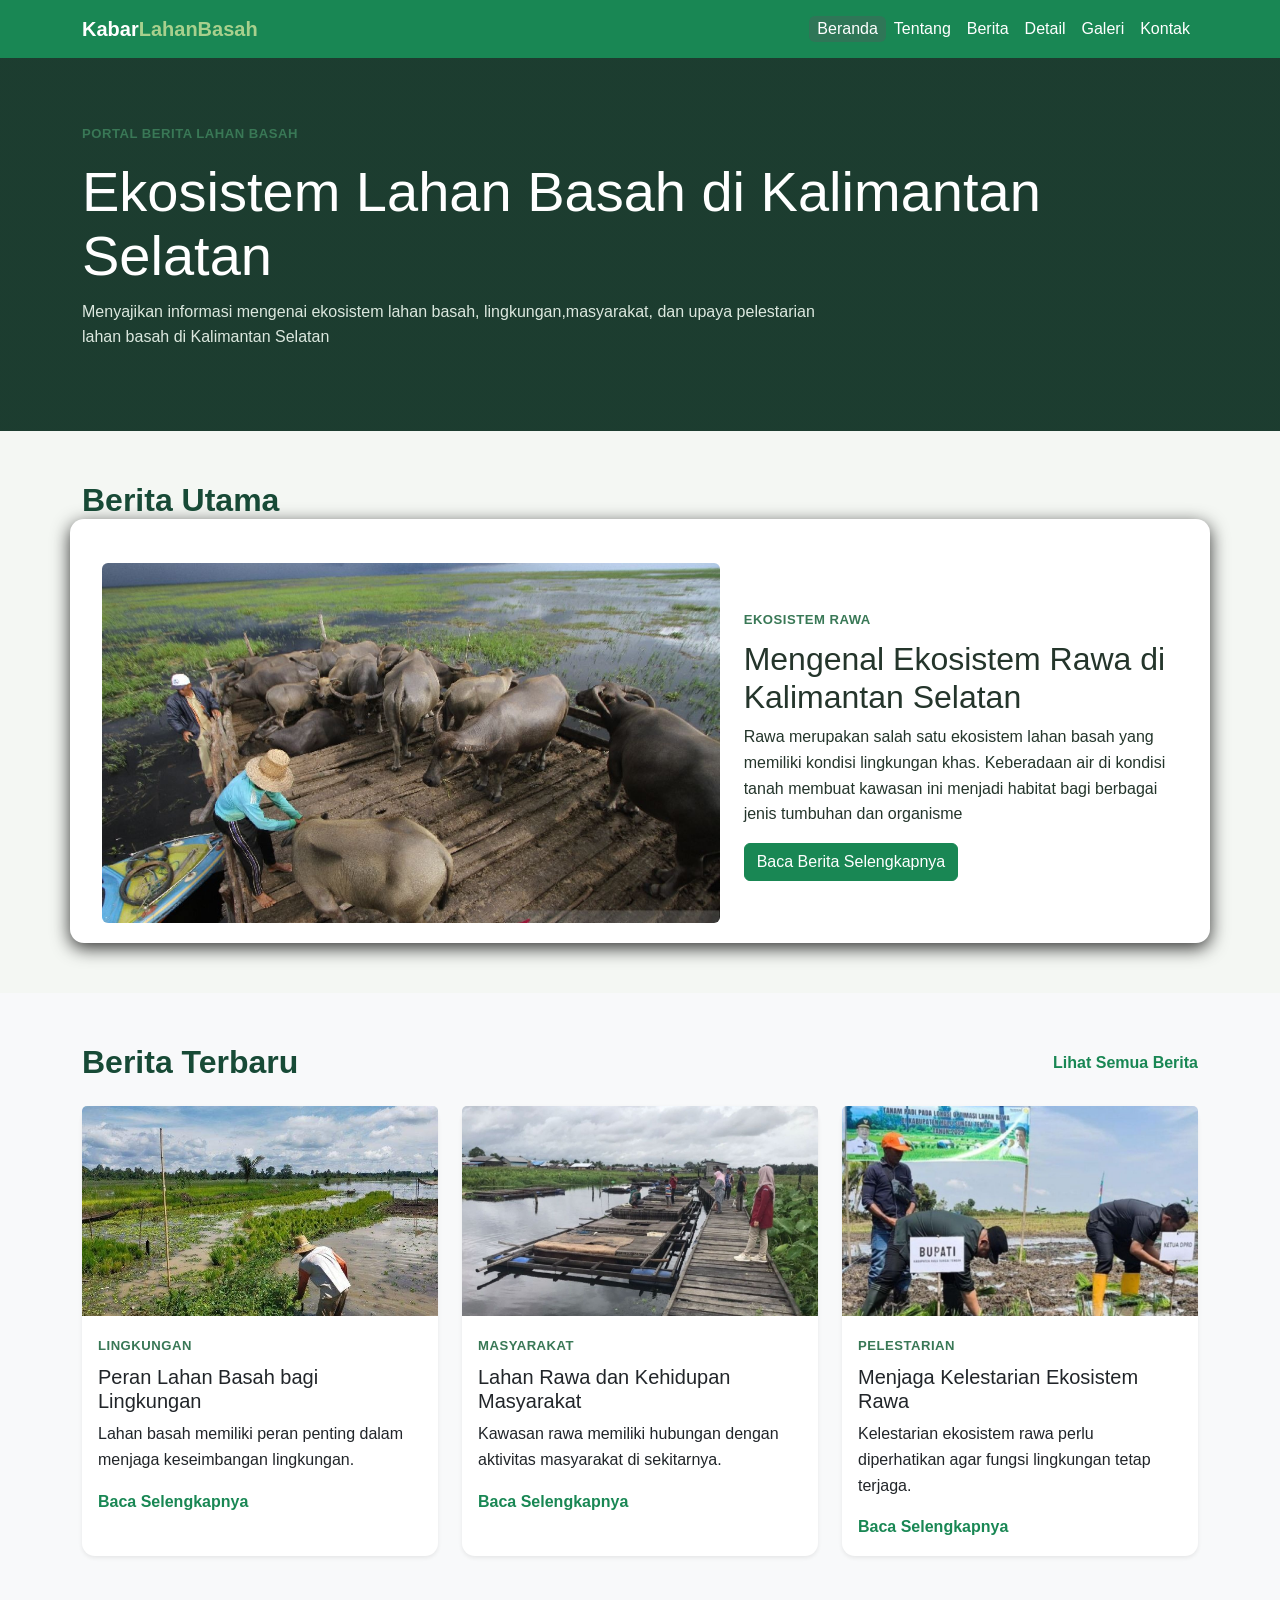
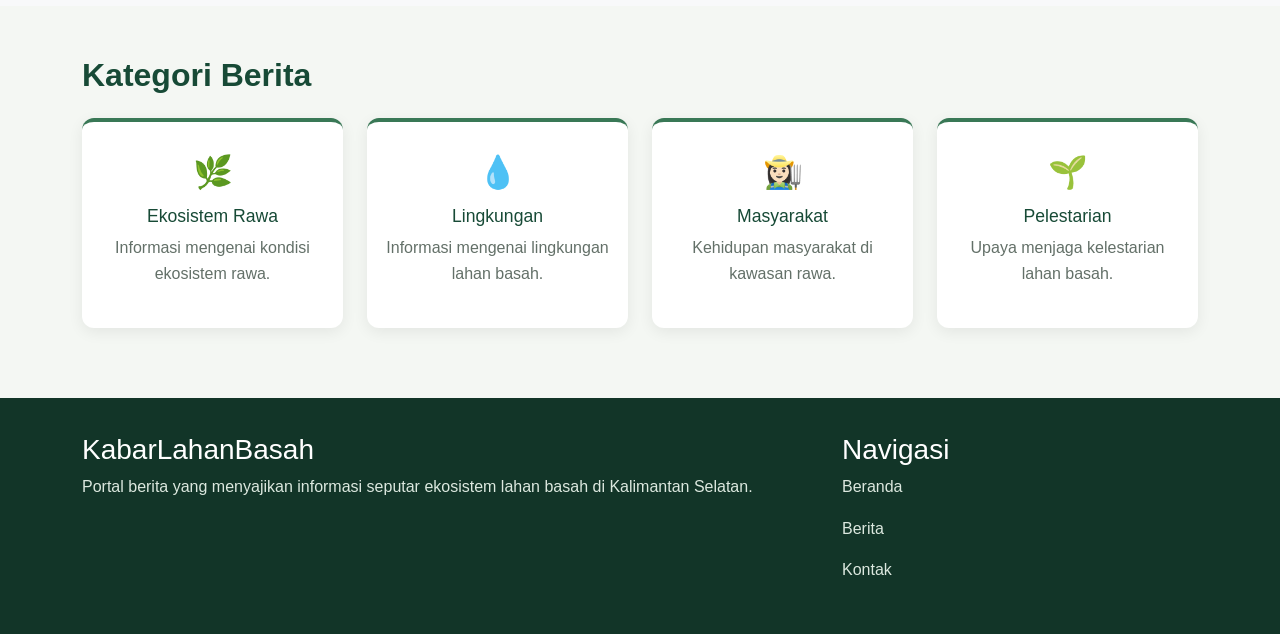
<file: index.html>
<!DOCTYPE html>
<html lang="id">

<head>
    <meta charset="UTF-8"> 
    <meta name="viewport" content="width=device-width, initial-scale=1.0">
    <title>Ekosistem Lahan Basah di Kalimantan Selatan</title>
    <link href="https://cdn.jsdelivr.net/npm/bootstrap@5.3.3/dist/css/bootstrap.min.css" rel="stylesheet">
    <link rel="stylesheet" href="style.css">
</head>

<body>

<header>
    <nav class="navbar navbar-expand-lg navbar-dark bg-success">
        <div class="container">

            <a class="navbar-brand fw-bold" href="index.html">
                Kabar<span>LahanBasah</span>
            </a>

            <div class="d-flex flex-wrap justify-content-center">
                <a class="nav-link text-white px-2 active" href="index.html">Beranda</a>
                <a class="nav-link text-white px-2" href="tentang.html">Tentang</a>
                <a class="nav-link text-white px-2" href="berita.html">Berita</a>
                <a class="nav-link text-white px-2" href="detail.html">Detail</a>
                <a class="nav-link text-white px-2" href="galeri.html">Galeri</a>
                <a class="nav-link text-white px-2" href="kontak.html">Kontak</a>
            </div>

        </div>
    </nav>
</header>

<main>

    <section class="portal-head">
        <div class="container">

            <p class="portal-label">PORTAL BERITA LAHAN BASAH</p>

            <h1>
                Ekosistem Lahan Basah di Kalimantan Selatan
            </h1>

            <p>
                Menyajikan informasi mengenai ekosistem lahan basah,
                lingkungan,masyarakat, dan upaya pelestarian 
                lahan basah di Kalimantan Selatan
            </p>

        </div>
    </section>

    <section>
        <div class="container">

            <div class="mb-4">
                <h2 class="judul-section">Berita Utama</h2>
            </div>

            <div class="row g-4 berita-utama">

                <div class="col-lg-7">
                    <img
                        src="ekosistem.jpeg"
                        class="img-fluid rounded"
                        alt="Ekosistem lahan basah di Kalimantan Selatan">
                </div>
                
                <div class="col-lg-5 d-flex align-items-center">
                    <div>

                        <span class="category">
                            EKOSISTEM RAWA
                        </span>

                        <h2 class="mt-2">
                            Mengenal Ekosistem Rawa di Kalimantan Selatan
                        </h2>

                        <p>
                            Rawa merupakan salah satu ekosistem lahan  
                            basah yang memiliki kondisi lingkungan khas.
                            Keberadaan air di kondisi tanah membuat
                            kawasan ini menjadi habitat bagi berbagai
                            jenis tumbuhan dan organisme
                        </p>

                        <a href="detail.html" class="btn btn-success">
                            Baca Berita Selengkapnya
                        </a>
                        
                    </div>
                </div>
            
            </div>
        
        </div>
    </section>


    <section class="bg-light">

        <div class="container">

            <div class="d-flex justify-content-between align-items-center mb-4">
                <h2 class="judul-section mb-0">Berita Terbaru</h2>

                <a href="berita.html" class="text-success fw-bold">
                    Lihat Semua Berita
                </a>
            </div>

            <div class="row g-4">

                <div class="col-md-6 col-lg-4">

                    <article class="card h-100 shadow-sm border-0">

                        <img 
                            src="lingkungan.jpeg"
                            class="card-img-top"
                            alt="Lahan Basah">

                        <div class="card-body">

                            <span class="category">LINGKUNGAN</span>

                             <h3 class="h5 mt-2">
                                 Peran Lahan Basah bagi Lingkungan 
                             </h3>

                            <p>
                                Lahan basah memiliki peran penting 
                                dalam menjaga keseimbangan lingkungan.
                            </p>

                            <a href="berita.html" class="text-success fw-bold">
                                Baca Selengkapnya
                            </a>

                         </div>
                    
                    </article>

                </div>

                <div class="col-md 6 col-lg-4">

                    <article class="card h-100 shadow-sm border-0">

                        <img
                            src="masyarakat.jpeg"
                            class="card-img-top"
                            alt="Masyarakat di kawasan rawa">

                        <div class="card-body">

                            <span class="category">MASYARAKAT</span>

                            <h3 class="h5 mt-2">
                                Lahan Rawa dan Kehidupan Masyarakat
                            </h3>

                            <p>
                                Kawasan rawa memiliki hubungan dengan 
                                aktivitas masyarakat di sekitarnya.
                            </p>

                            <a href="berita.html" class="text-success fw-bold">
                                Baca Selengkapnya
                            </a>
        
                        </div>
                    
                    </article>
                
                </div>

                <div class="col-md-6 col-lg-4">
                    <article class="card h-100 shadow-sm border-0">

                        <img
                            src="pelestarian.jpeg"
                            class="card-img-top"
                            alt="Pelestarian lahan rawa">

                        <div class="card-body">

                            <span class="category">PELESTARIAN</span>

                            <h3 class="h5 mt-2">
                                Menjaga Kelestarian Ekosistem Rawa
                            </h3>

                            <p>
                                Kelestarian ekosistem rawa perlu
                                diperhatikan agar fungsi lingkungan
                                tetap terjaga.
                            </p>

                            <a href="berita.html" class="text-success fw-bold">
                                Baca Selengkapnya
                            </a>
                        
                        </div>
                    
                    </article>
                
                </div>
            
            </div>
        
        </div>
    </section>

    <section>

        <div class="container">

            <h2 class="judul-section mb-4">
                Kategori Berita
            </h2>

            <div class="row g-4">

                <div class="col-6 col-lg-3">
                    <div class="kategori-box">
                        <div class="ikon">🌿</div>
                        <h3>Ekosistem Rawa</h3>
                        <p>
                            Informasi mengenai kondisi ekosistem rawa.
                        </p>
                    </div>
                </div>

                <div class="col-6 col-lg-3">
                    <div class="kategori-box">
                        <div class="ikon">💧</div>
                        <h3>Lingkungan</h3>
                        <p>
                        Informasi mengenai lingkungan lahan basah.
                        </p>
                    </div>
                </div>

                <div class="col-6 col-lg-3">
                    <div class="kategori-box">
                        <div class="ikon">👩🏻‍🌾</div>
                        <h3>Masyarakat</h3>
                        <p>
                            Kehidupan masyarakat di kawasan rawa.
                        </p>
                    </div>
                </div>

                <div class="col-6 col-lg-3">
                    <div class="kategori-box">
                        <div class="ikon">🌱</div>
                        <h3>Pelestarian</h3>
                        <p>
                            Upaya menjaga kelestarian lahan basah.
                        </p>
                    </div>
                </div>
            
            </div>
        </div>
        
        </div>
    </section>

</main>

<footer class="footer">

    <div class="container">

        <div class="row g-4">
            <div class="col-md-8">
                <h3>KabarLahanBasah</h3>

                <p>
                    Portal berita yang menyajikan informasi
                    seputar ekosistem lahan basah
                    di Kalimantan Selatan.
                </p>
            </div>

            <div class="col-md-4">
                <h3>Navigasi</h3>

                <p><a href="index.html">Beranda</a></p>
                <p><a href="berita.html">Berita</a></p>
                <p><a href="kontak.html">Kontak</a></p>
            </div>
        
        </div>
    
    </div>

</footer>

</body>
</html>
</file>
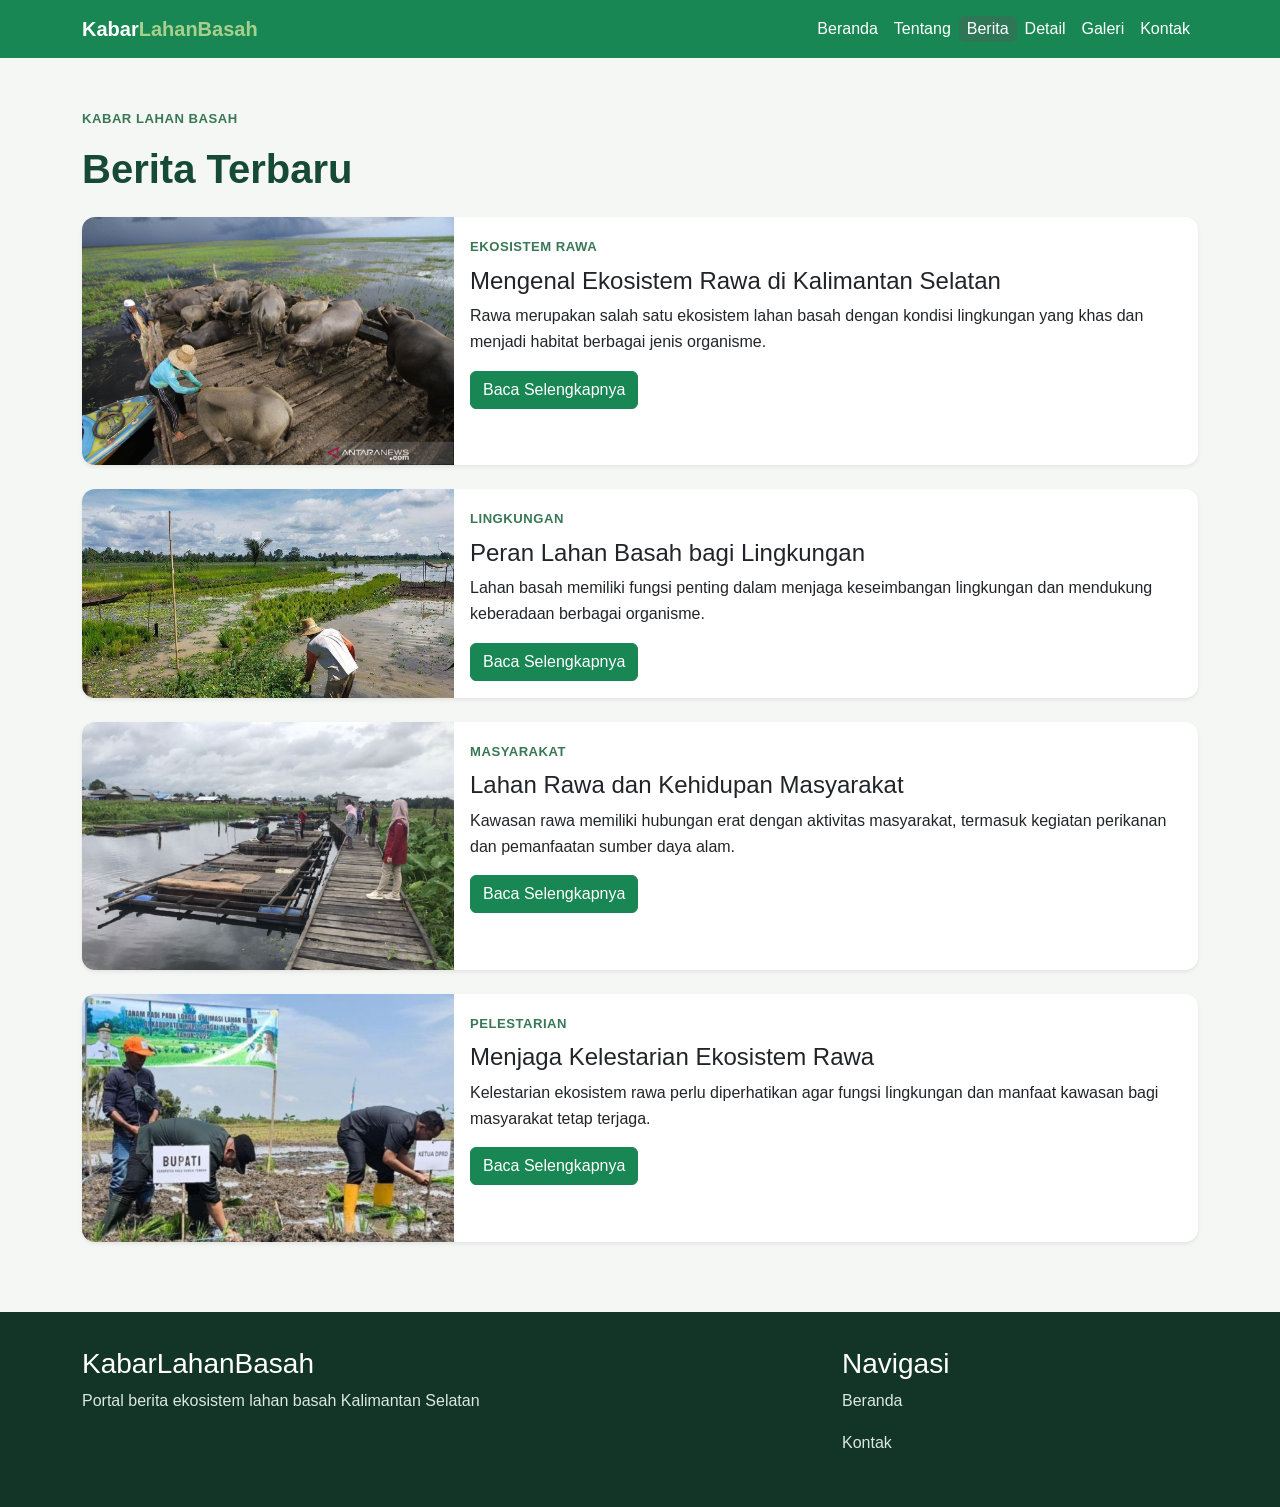
<file: berita.html>
<!DOCTYPE html>
<html lang="id">

<head>
    <meta charset="UTF-8">
    <meta name="viewport" content="width=device-width, initial-scale=1.0">

    <title>Berita | KabarLahanBasah</title>

    <link href="https://cdn.jsdelivr.net/npm/bootstrap@5.3.3/dist/css/bootstrap.min.css" rel="stylesheet">
    <link rel="stylesheet" href="style.css">
</head>
<body>

<header>
    <nav class="navbar navbar-dark bg-success">
        <div class="container">

            <a class="navbar-brand fw-bold" href="index.html">
                Kabar<span>LahanBasah</span>
            </a>

            <div class="d-flex flex-wrap justify-content-center">
                <a class="nav-link text-white px-2" href="index.html">Beranda</a>
                <a class="nav-link text-white px-2" href="tentang.html">Tentang</a>
                <a class="nav-link text-white px-2 active" href="berita.html">Berita</a>
                <a class="nav-link text-white px-2" href="detail.html">Detail</a>
                <a class="nav-link text-white px-2" href="galeri.html">Galeri</a>
                <a class="nav-link text-white px-2" href="kontak.html">Kontak</a>
            </div>

        </div>
    </nav>
</header>

<main>
<section>
    <div class="container">
        <p class="portal-label">
            KABAR LAHAN BASAH
        </p>
        
        <h1 class="judul-section mb-4">
            Berita Terbaru
        </h1>

        <div class="d-flex flex-column gap-4">

            <article class="card border-0 shadow-sm overflow-hidden">

                <div class="row g-0">
                    <div class="col-md-4">
                        <img
                            src="ekosistem.jpeg"
                            class="img-fluid h-100 object-fit-cover"
                            alt="Ekosistem rawa">
                    </div>

                    <div class="col-md-8">
                        <div class="card-body">

                            <span class="category">
                                EKOSISTEM RAWA
                            </span>

                            <h2 class="h4 mt-2">
                                Mengenal Ekosistem Rawa di Kalimantan Selatan
                            </h2>

                            <p>
                                Rawa merupakan salah satu ekosistem
                                lahan basah dengan kondisi lingkungan
                                yang khas dan menjadi habitat berbagai
                                jenis organisme.
                            </p>

                            <a href="detail.html" class="btn btn-success">
                                Baca Selengkapnya
                            </a>

                        </div>

                    </div>

                </div>

            </article>

            <article class="card border-0 shadow-sm overflow-hidden">

                <div class="row g-0">

                    <div class="col-md-4">
                        <img
                            src="lingkungan.jpeg"
                            class="img-fluid h-100 object-fit-cover"
                            alt="Lahan basah">
                    </div>

                    <div class="col-md-8">

                        <div class="card-body">

                            <span class="category">
                                LINGKUNGAN
                            </span>

                            <h2 class="h4 mt-2">
                                Peran Lahan Basah bagi Lingkungan
                            </h2>

                            <p>
                                Lahan basah memiliki fungsi penting
                                dalam menjaga keseimbangan lingkungan
                                dan mendukung keberadaan berbagai organisme.
                            </p>

                            <a href="detail.html" class="btn btn-success">
                                Baca Selengkapnya
                            </a>

                        </div>

                    </div>

                </div>

            </article>

            <article class="card border-0 shadow-sm overflow-hidden">

                <div class="row g-0">

                    <div class="col-md-4">
                        <img
                            src="masyarakat.jpeg"
                            class="img-fluid h-100 object-fit-cover"
                            alt="Masyarakat di kawasan rawa">
                    </div>

                    <div class="col-md-8">

                        <div class="card-body">

                            <span class="category">
                                MASYARAKAT
                            </span>

                            <h2 class="h4 mt-2">
                                Lahan Rawa dan Kehidupan Masyarakat
                            </h2>

                            <p> 
                                Kawasan rawa memiliki hubungan erat
                                dengan aktivitas masyarakat, termasuk 
                                kegiatan perikanan dan pemanfaatan 
                                sumber daya alam.
                            </p>

                            <a href="detail.html" class="btn btn-success">
                                Baca Selengkapnya
                            </a>
                            
                        </div>

                    </div>

                </div>

            </article>

            <article class="card border-0 shadow-sm overflow-hidden">

                <div class="row g-0">

                    <div class="col-md-4">
                        <img
                            src="pelestarian.jpeg"
                            class="img-fluid h-100 object-fit-cover"
                            alt="Pelestarian ekosistem rawa">
                    </div>

                    <div class="col-md-8">

                        <div class="card-body">

                            <span class="category">
                                PELESTARIAN
                            </span>

                            <h2 class="h4 mt-2">
                                Menjaga Kelestarian Ekosistem Rawa
                            </h2>

                            <p>
                                Kelestarian ekosistem rawa perlu
                                diperhatikan agar fungsi lingkungan dan manfaat kawasan bagi masyarakat tetap terjaga.
                            </p>

                            <a href="detail.html" class="btn btn-success">
                                Baca Selengkapnya
                            </a>

                        </div>

                    </div>

                </div>

            </article>

        </div>

    </div>

</section>

</main>

<footer class="footer">

    <div class="container">

        <div class="row g-4">

            <div class="col-md-8">
                <h3>KabarLahanBasah</h3>

                <p>
                    Portal berita ekosistem lahan basah
                    Kalimantan Selatan
                </p>
            </div>

            <div class="col-md-4">
                <h3>Navigasi</h3>

                <p><a href="index.html">Beranda</a></p>
                <p><a href="kontak.html">Kontak</a></p>
            </div>

        </div>

    </div>
    
</footer>

</body>
</html>
</file>
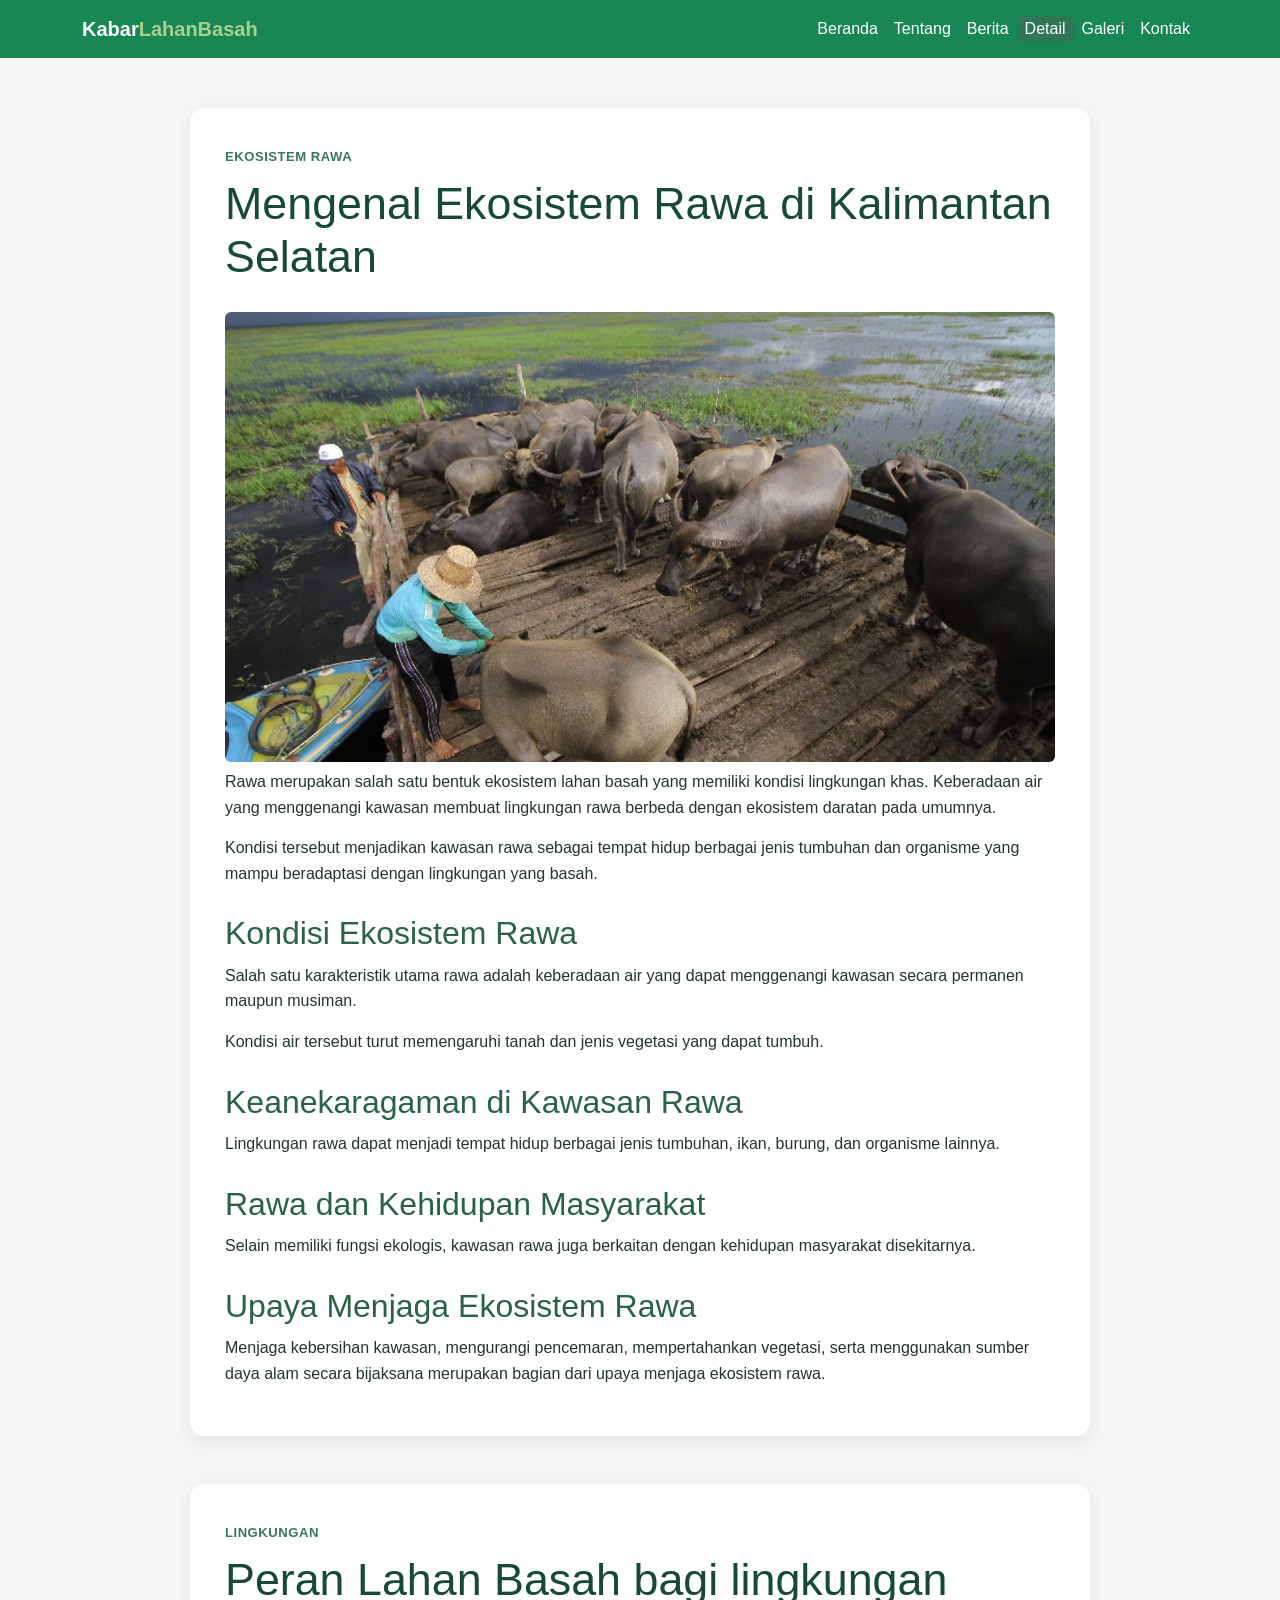
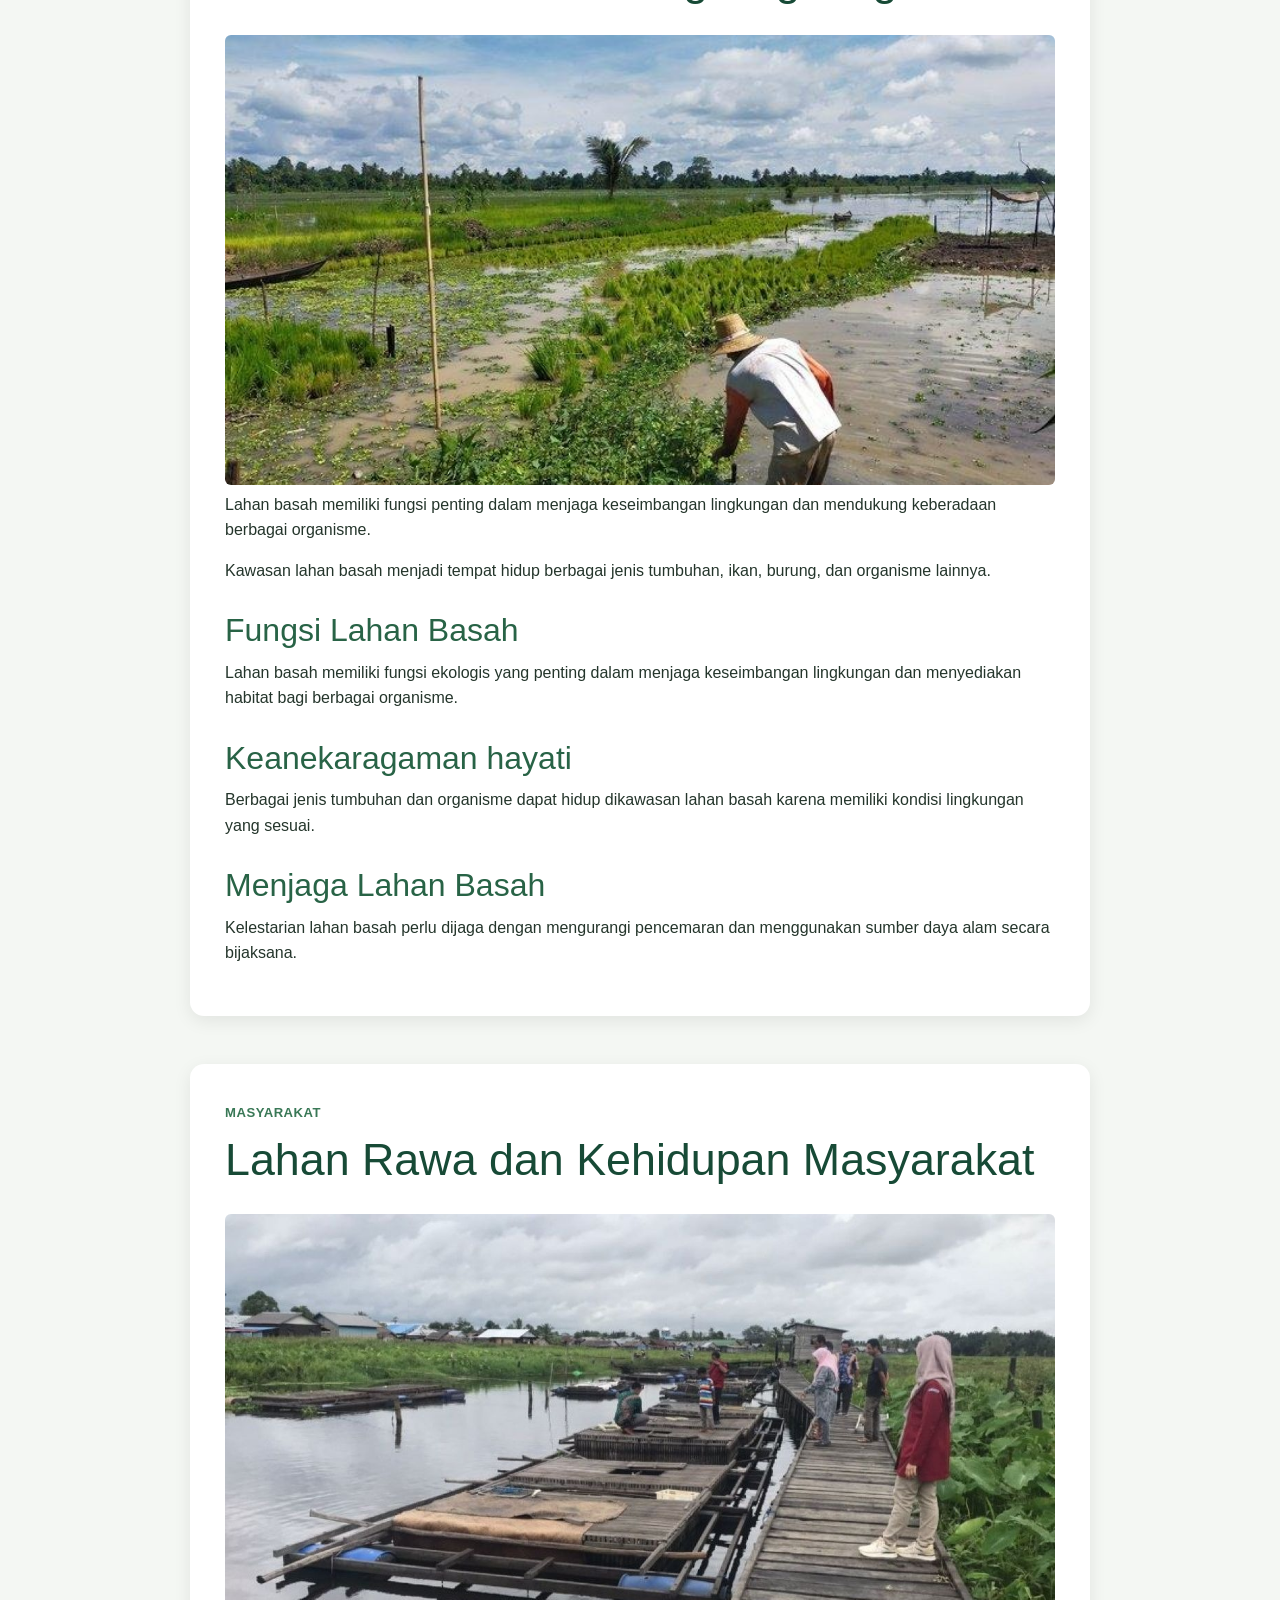
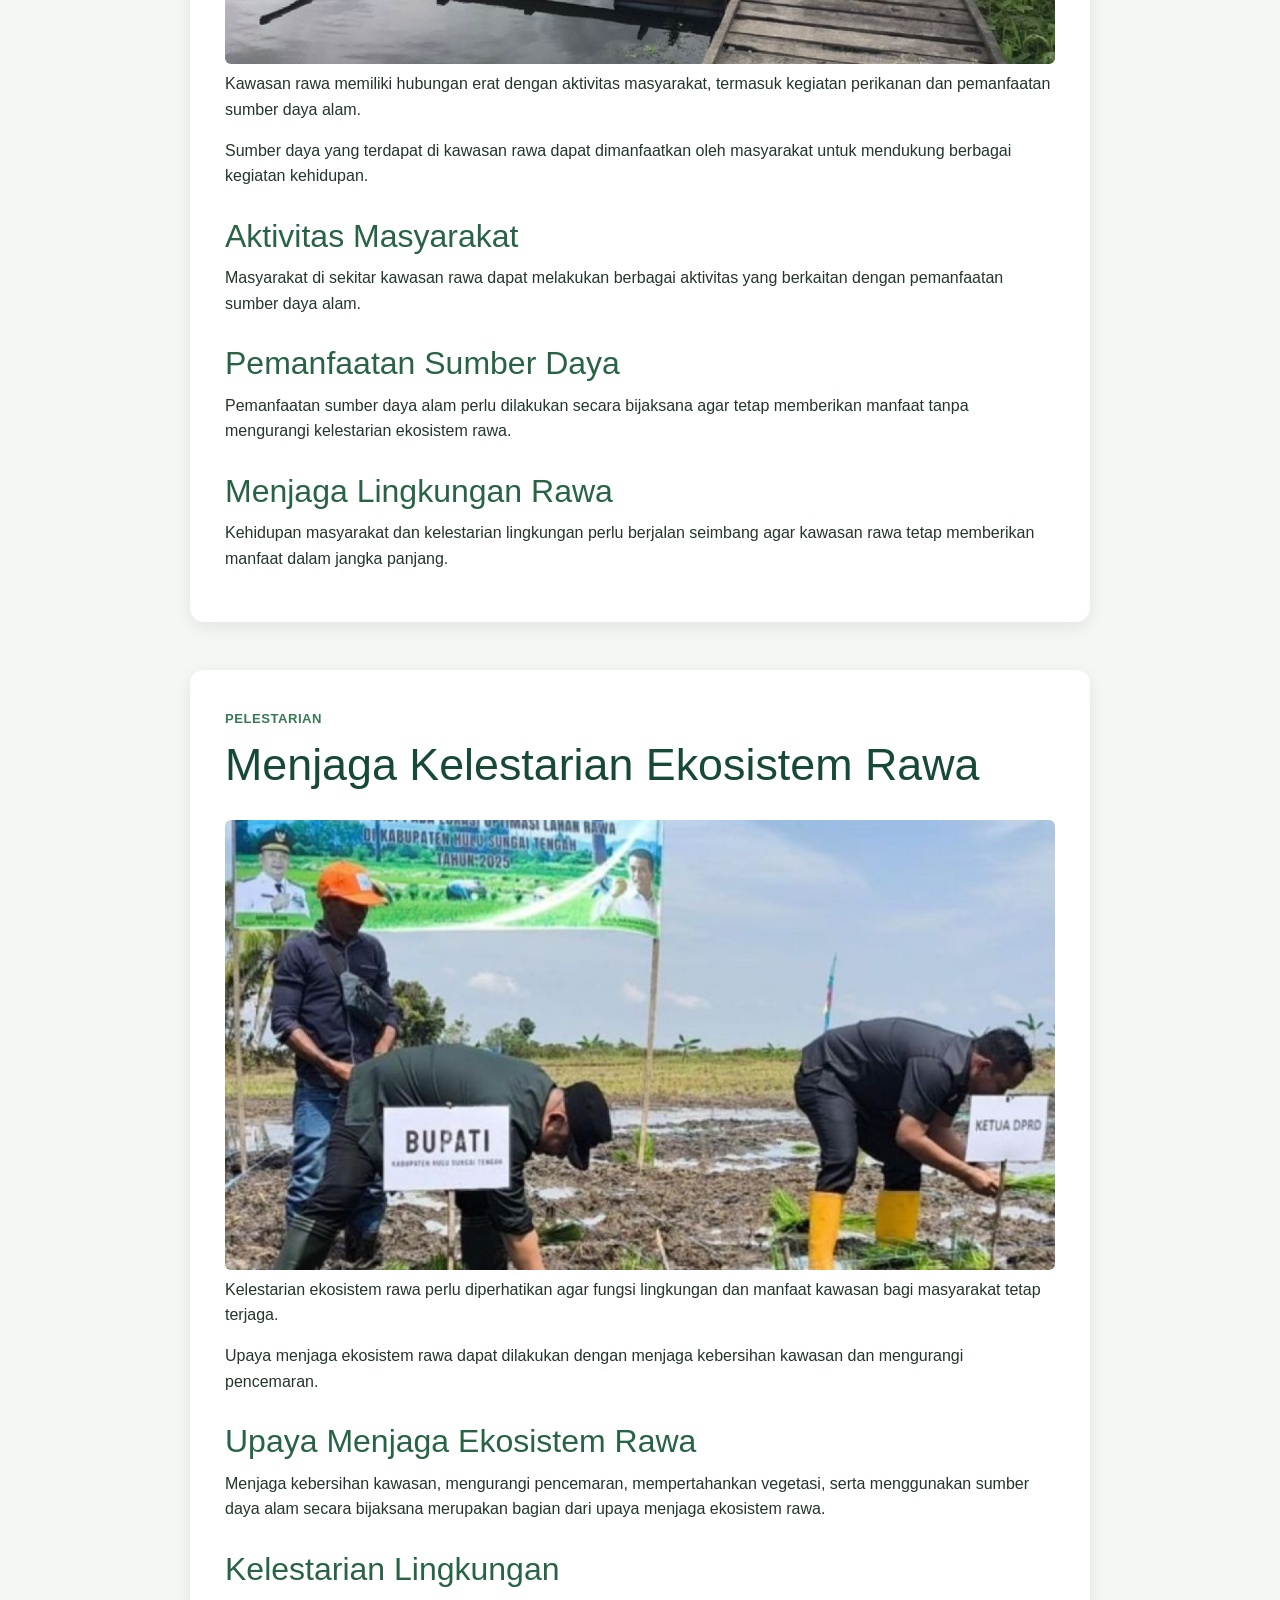
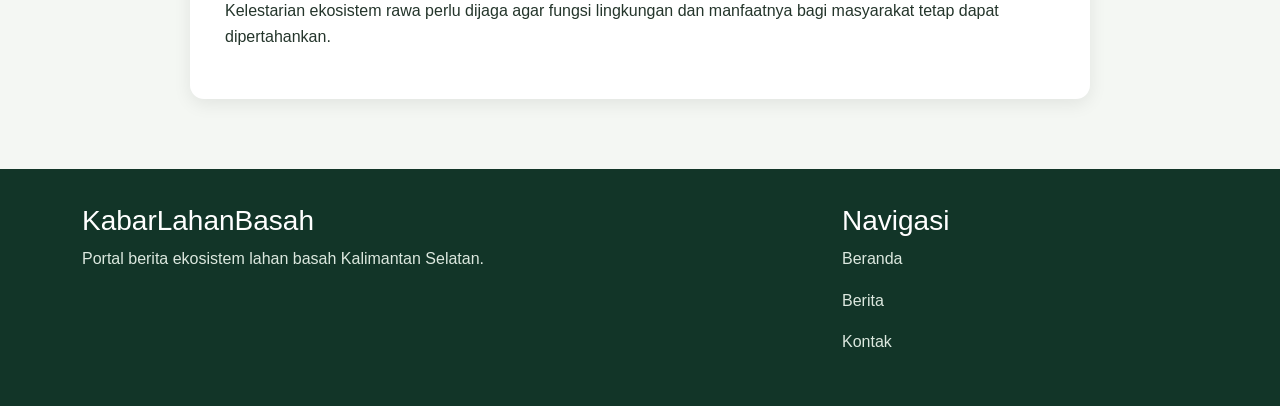
<file: detail.html>
<!DOCTYPE html>
<html lang="id">

<head>
    <meta charset="UTF-8">
    <meta name="viewport" content="width=device-width, initial-scale=1.0">

    <title>Detail Berita | KabarLahanBasah</title>

    <link href="https://cdn.jsdelivr.net/npm/bootstrap@5.3.3/dist/css/bootstrap.min.css" rel="stylesheet">
    <link rel="stylesheet" href="style.css">
</head>

<body>

<header>
    <nav class="navbar navbar-dark bg-success">
        <div class="container">

            <a class="navbar-brand fw-bold" href="index.html">
                Kabar<span>LahanBasah</span>
            </a>

            <div class="d-flex flex-wrap justify-content-center">
                <a class="nav-link text-white px-2" href="index.html">Beranda</a>
                <a class="nav-link text-white px-2" href="tentang.html">Tentang</a>
                <a class="nav-link text-white px-2" href="berita.html">Berita</a>
                <a class="nav-link text-white px-2 active" href="detail.html">Detail</a>
                <a class="nav-link text-white px-2" href="galeri.html">Galeri</a>
                <a class="nav-link text-white px-2" href="kontak.html">Kontak</a>
                
            </div>
        </div>
    </nav>
</header>

<main>

<section>
    <div class="container">

        <article class="article" id="ekosistem">

            <span class="category">
                EKOSISTEM RAWA
            </span>

            <h1>
                Mengenal Ekosistem Rawa di Kalimantan Selatan
            </h1>

            <img
                src="ekosistem.jpeg"
                class="img-fluid rounded"
                alt="Lanskap lahan rawa di Kalimantan Selatan">

            <p>
                Rawa merupakan salah satu bentuk ekosistem
                lahan basah yang memiliki kondisi lingkungan
                khas. Keberadaan air yang menggenangi kawasan
                membuat lingkungan rawa berbeda dengan 
                ekosistem daratan pada umumnya.
            </p>

            <p>
                Kondisi tersebut menjadikan kawasan rawa sebagai
                tempat hidup berbagai jenis tumbuhan dan
                organisme yang mampu beradaptasi dengan
                lingkungan yang basah.
            </p>

            <h2>Kondisi Ekosistem Rawa</h2>

            <p>
                Salah satu karakteristik utama rawa adalah
                keberadaan air yang dapat menggenangi kawasan
                secara permanen maupun musiman.
            </p>

            <p>
                Kondisi air tersebut turut memengaruhi tanah
                dan jenis vegetasi yang dapat tumbuh.
            </p>

            <h2>Keanekaragaman di Kawasan Rawa</h2>

            <p>
                Lingkungan rawa dapat menjadi tempat hidup 
                berbagai jenis tumbuhan, ikan, burung, dan
                organisme lainnya.
            </p>

            <h2>Rawa dan Kehidupan Masyarakat</h2>

            <p>
                Selain memiliki fungsi ekologis, kawasan rawa
                juga berkaitan dengan kehidupan masyarakat
                disekitarnya.
            </p>

            <h2>Upaya Menjaga Ekosistem Rawa</h2>

            <p>
                Menjaga kebersihan kawasan, mengurangi
                pencemaran, mempertahankan vegetasi, serta
                menggunakan sumber daya alam secara bijaksana
                merupakan bagian dari upaya menjaga ekosistem
                rawa.
            </p>

        </article>

        <article class="article mt-5" id="lingkungan">

            <span class="category">
                LINGKUNGAN
            </span>

            <h1>
                Peran Lahan Basah bagi lingkungan
            </h1>

            <img
                src="lingkungan.jpeg"
                class="img-fluid rounded"
                alt="Lahan basah">

            <p>
                Lahan basah memiliki fungsi penting
                dalam menjaga keseimbangan lingkungan
                dan mendukung keberadaan berbagai
                organisme.
            </p>

            <p>
                Kawasan lahan basah menjadi tempat hidup
                berbagai jenis tumbuhan, ikan, burung,
                dan organisme lainnya.
            </p>

            <h2>Fungsi Lahan Basah</h2>

            <p>
                Lahan basah memiliki fungsi ekologis yang
                penting dalam menjaga keseimbangan
                lingkungan dan menyediakan habitat bagi
                berbagai organisme.
            </p>

            <h2>Keanekaragaman hayati</h2>

            <p>
                Berbagai jenis tumbuhan dan organisme dapat
                hidup dikawasan lahan basah karena memiliki
                kondisi lingkungan yang sesuai.
            </p>

            <h2>Menjaga Lahan Basah</h2>

            <p>
                Kelestarian lahan basah perlu dijaga dengan
                mengurangi pencemaran dan menggunakan
                sumber daya alam secara bijaksana.
            </p>

        </article>

        <article class="article mt-5" id="masyarakat">

            <span class="category">
                MASYARAKAT
            </span>

            <h1>
                Lahan Rawa dan Kehidupan Masyarakat
            </h1>

            <img
                src="masyarakat.jpeg"
                class="img-fluid rounded"
                alt="Masyarakat di kawasan rawa">

            <p>
                Kawasan rawa memiliki hubungan erat
                dengan aktivitas masyarakat, termasuk
                kegiatan perikanan dan pemanfaatan
                sumber daya alam.
            </p>

            <p>
                Sumber daya yang terdapat di kawasan rawa
                dapat dimanfaatkan oleh masyarakat untuk
                mendukung berbagai kegiatan kehidupan.
            </p>

            <h2>Aktivitas Masyarakat</h2>

            <p>
                Masyarakat di sekitar kawasan rawa dapat
                melakukan berbagai aktivitas yang berkaitan
                dengan pemanfaatan sumber daya alam.
            </p>

            <h2>Pemanfaatan Sumber Daya</h2>

            <p>
                Pemanfaatan sumber daya alam perlu dilakukan
                secara bijaksana agar tetap memberikan manfaat
                tanpa mengurangi kelestarian ekosistem rawa.
            </p>

            <h2>Menjaga Lingkungan Rawa</h2>

            <p>
                Kehidupan masyarakat dan kelestarian lingkungan
                perlu berjalan seimbang agar kawasan rawa
                tetap memberikan manfaat dalam jangka panjang.
            </p>
        
        </article>

        <article class="article mt-5" id="pelestarian">

            <span class="category">
                PELESTARIAN
            </span>

            <h1>
                Menjaga Kelestarian Ekosistem Rawa
            </h1>

            <img
                src="pelestarian.jpeg"
                class="img-fluid rounded"
                alt="Pelestarian ekosistem rawa">

                <p>
                    Kelestarian ekosistem rawa perlu
                    diperhatikan agar fungsi lingkungan
                    dan manfaat kawasan bagi masyarakat
                    tetap terjaga.
                </p>

                <p>
                    Upaya menjaga ekosistem rawa dapat
                    dilakukan dengan menjaga kebersihan
                    kawasan dan mengurangi pencemaran.
                </p>

                <h2>Upaya Menjaga Ekosistem Rawa</h2>

                <p>
                    Menjaga kebersihan kawasan, mengurangi
                    pencemaran, mempertahankan vegetasi,
                    serta menggunakan sumber daya alam
                    secara bijaksana merupakan bagian dari
                    upaya menjaga ekosistem rawa.
                </p>

                <h2>Kelestarian Lingkungan</h2>

                <p>
                    Kelestarian ekosistem rawa perlu dijaga
                    agar fungsi lingkungan dan manfaatnya 
                    bagi masyarakat tetap dapat dipertahankan.
                </p>
        </article>

    </div>

</section>

</main>

<footer class="footer">

    <div class="container">

        <div class="row g-4">

            <div class="col-md-8">

                <h3>KabarLahanBasah</h3>

                <p>
                    Portal berita ekosistem lahan basah
                    Kalimantan Selatan.
                </p>

            </div>

            <div class="col-md-4">

                <h3>Navigasi</h3>

                <p><a href="index.html">Beranda</a></p>
                <p><a href="berita.html">Berita</a></p>
                <p><a href="kontak.html">Kontak</a></p>

            </div>

        </div>

    </div>

</footer>

</body>
</html>
</file>
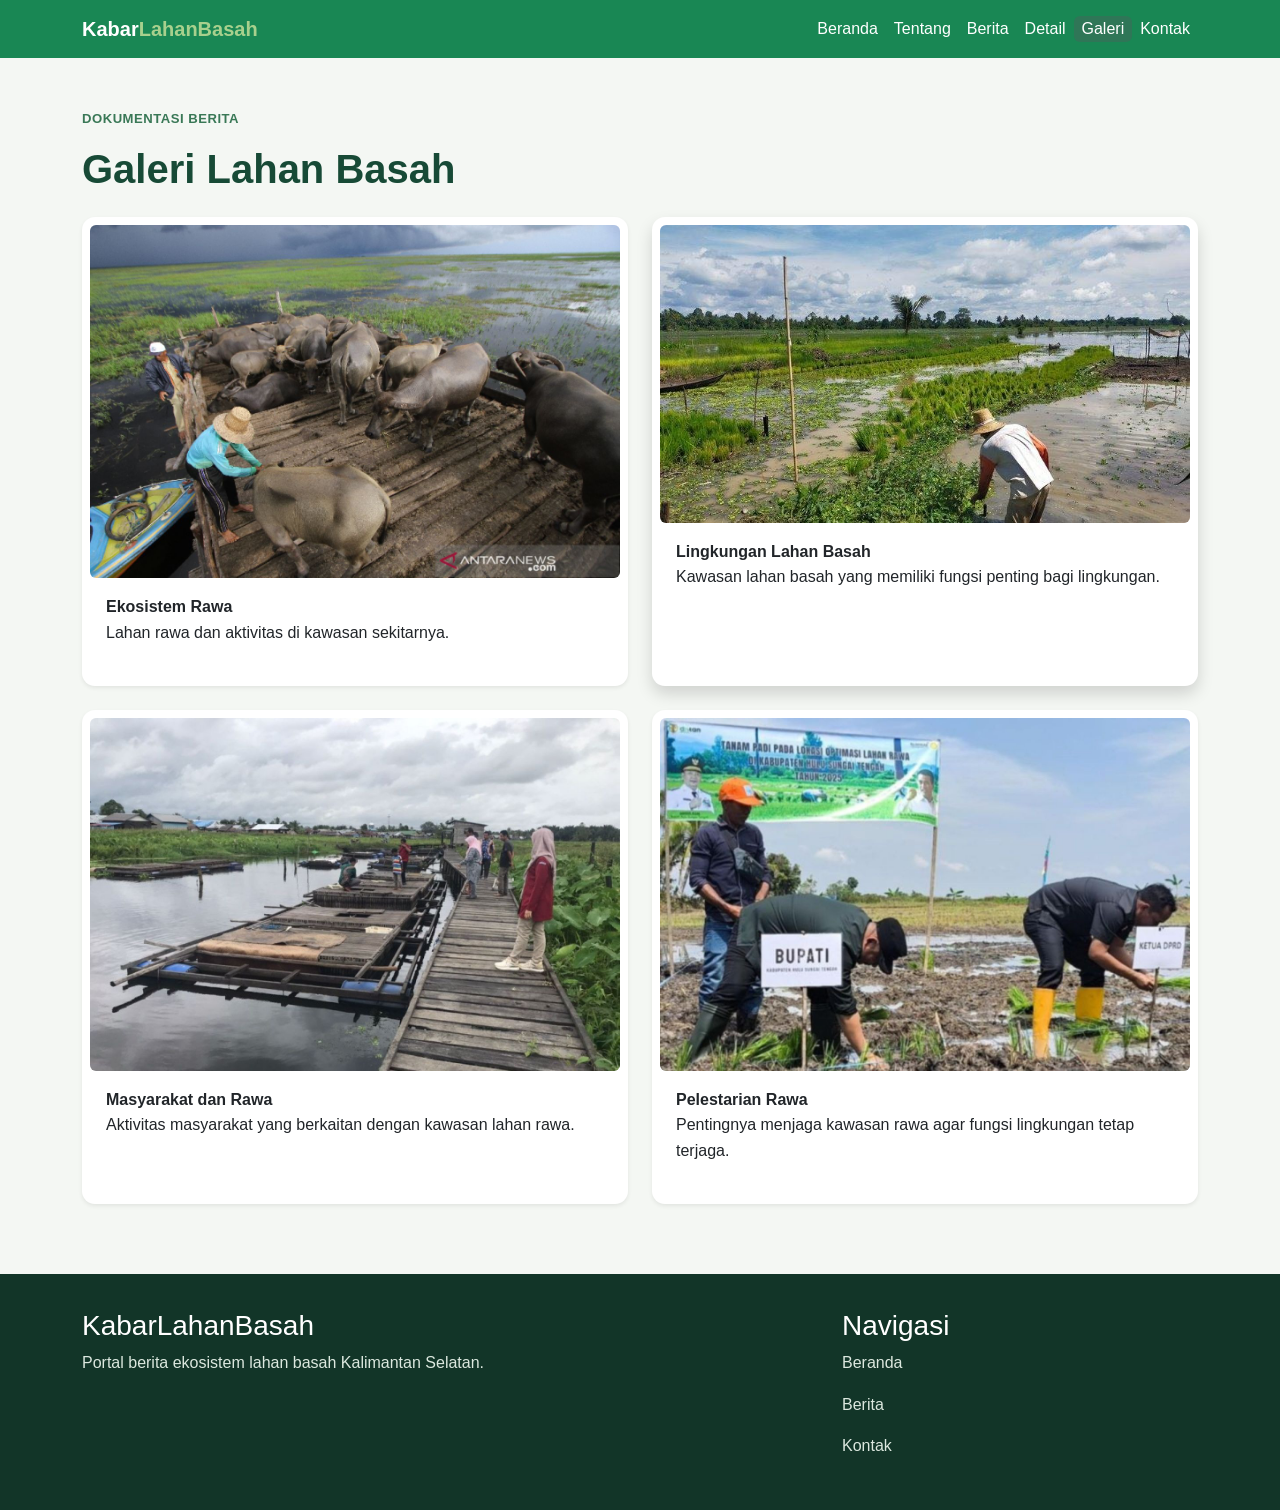
<file: galeri.html>
<!DOCTYPE html>
<html lang="id">

<head>
    <meta charset="UTF-8">
    <meta name="viewport" content="width=device-width, initial-scale=1.0">
    <title>Galeri | KabarLahanBasah</title>
    <link href="https://cdn.jsdelivr.net/npm/bootstrap@5.3.3/dist/css/bootstrap.min.css" rel="stylesheet">
    <link rel="stylesheet" href="style.css">
</head>

<body>
<header>
    <nav class="navbar navbar-dark bg-success">
        <div class="container">
            <a class="navbar-brand fw-bold" href="index.html">
                Kabar<span>LahanBasah</span>
            </a>

            <div class="d-flex flex-wrap justify-content-center">
                <a class="nav-link text-white px-2" href="index.html">Beranda</a>
                <a class="nav-link text-white px-2" href="tentang.html">Tentang</a>
                <a class="nav-link text-white px-2" href="berita.html">Berita</a>
                <a class="nav-link text-white px-2" href="detail.html">Detail</a>
                <a class="nav-link text-white px-2 active" href="galeri.html">Galeri</a>
                <a class="nav-link text-white px-2" href="kontak.html">Kontak</a>
            </div>

        </div>
    </nav>
</header>


<main>
<section>

    <div class="container">

        <p class="portal-label">
            DOKUMENTASI BERITA
        </p>

        <h1 class="judul-section mb-4">
            Galeri Lahan Basah
        </h1>

        <div class="row g-4">

            <div class="col-md-6">

                <figure class="card border-0 shadow-sm p-2 h-100">

                    <img
                        src="ekosistem.jpeg"
                        class="img-fluid rounded"
                        alt="Ekosistem rawa">

                    <figcaption class="p-3">

                        <strong>Ekosistem Rawa</strong>

                        <p class="mb-0">
                            Lahan rawa dan aktivitas 
                            di kawasan sekitarnya.
                        </p>

                    </figcaption>

                </figure>

            </div>

            <div class="col-md-6">

                <figure class="card border-0 shadow p-2 h-100">

                    <img
                        src="lingkungan.jpeg"
                        class="img-fluid rounded"
                        alt="Kawasan lahan basah">

                    <figcaption class="p-3">

                        <strong>Lingkungan Lahan Basah</strong>

                        <p class="mb-0">
                            Kawasan lahan basah yang memiliki
                            fungsi penting bagi lingkungan.
                        </p>

                    </figcaption>

                </figure>

            </div>

            <div class="col-md-6">
                <figure class="card border-0 shadow-sm p-2 h-100">

                <img
                        src="masyarakat.jpeg"
                        class="img-fluid rounded"
                        alt="Masyarakat dan lahan rawa">
    
                    <figcaption class="p-3">

                        <strong>Masyarakat dan Rawa</strong>

                        <p class="mb-0">
                            Aktivitas masyarakat yang berkaitan
                            dengan kawasan lahan rawa.
                        </p>

                    </figcaption>

                </figure>

            </div>

            <div class="col-md-6">

                <figure class="card border-0 shadow-sm p-2 h-100">

                    <img
                        src="pelestarian.jpeg"
                        class="img-fluid rounded"
                        alt="Pelestarian lahan rawa">

                    <figcaption class="p-3">

                        <strong>Pelestarian Rawa</strong>

                        <p class="mb-0">
                            Pentingnya menjaga kawasan rawa
                            agar fungsi lingkungan tetap terjaga.
                        </p>

                    </figcaption>

                </figure>

            </div>

        </div>

    </div>

</section>

</main>

<footer class="footer">
    <div class="container">

        <div class="row g-4">

            <div class="col-md-8">
                <h3>KabarLahanBasah</h3>

                <p>
                    Portal berita ekosistem lahan basah
                    Kalimantan Selatan.
                </p>
            </div>

            <div class="col-md-4">
                <h3>Navigasi</h3>

                <p><a href="index.html">Beranda</a></p>
                <p><a href="berita.html">Berita</a></p>
                <p><a href="kontak.html">Kontak</a></p>
            </div>

        </div>

    </div>

</footer>

</body>
</html>
</file>
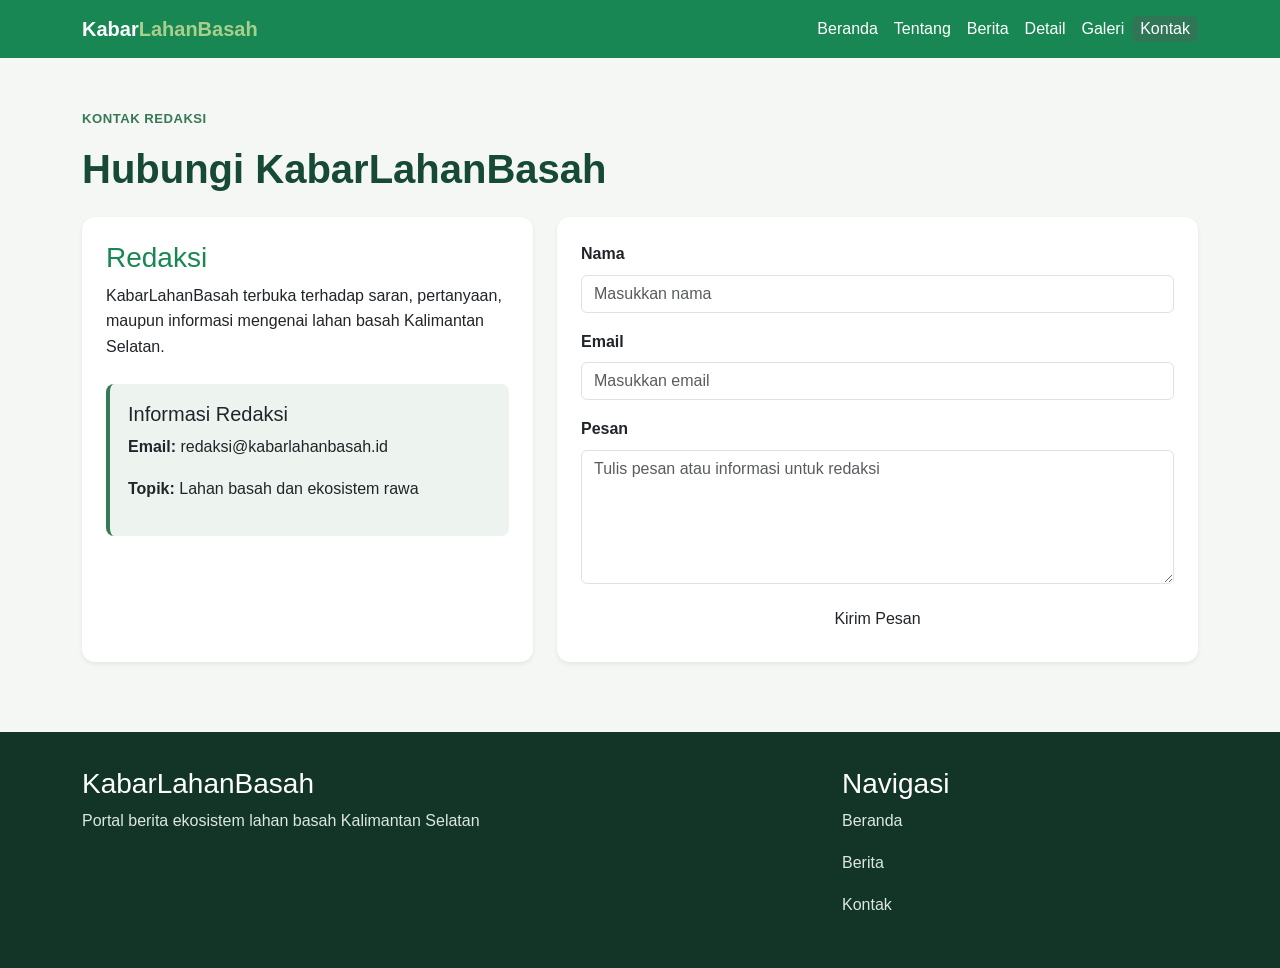
<file: kontak.html>
<!DOCTYPE html>
<html lang="id">

<head>
    <meta charset="UTF-8">
    <meta name="viewport" content="width=device-width, initial-scale=1.0">
    <title>Kontak | KabarLahanBasah</title>
    <link href="https://cdn.jsdelivr.net/npm/bootstrap@5.3.3/dist/css/bootstrap.min.css" rel="stylesheet">
    <link rel="stylesheet" href="style.css">
</head>

<body>

<header>
    <nav class="navbar navbar-dark bg-success">
        <div class="container">

            <a class="navbar-brand fw-bold" href="index.html">
                Kabar<span>LahanBasah</span>
            </a>

            <div class="d-flex flex-wrap justify-content-center">
                <a class="nav-link text-white px-2" href="index.html">Beranda</a>
                <a class="nav-link text-white px-2" href="tentang.html">Tentang</a>
                <a class="nav-link text-white px-2" href="berita.html">Berita</a>
                <a class="nav-link text-white px-2" href="detail.html">Detail</a>
                <a class="nav-link text-white px-2" href="galeri.html">Galeri</a>
                <a class="nav-link text-white px-2 active" href="kontak.html">Kontak</a>
            </div>

        </div>

    </nav>
</header>

<main>

<section>
    <div class="container">

        <p class="portal-label">
            KONTAK REDAKSI
        </p>

        <h1 class="judul-section mb-4">
            Hubungi KabarLahanBasah
        </h1>

        <div class="row g-4">
            <div class="col-lg-5">
                <div class="card border-0 shadow-sm h-100">

                    <div class="card-body p-4">

                        <h2 class="h3 text-success">
                            Redaksi
                        </h2>

                        <p>
                            KabarLahanBasah terbuka terhadap saran,
                            pertanyaan, maupun informasi mengenai
                            lahan basah Kalimantan Selatan.
                        </p>

                        <div class="contact-box">

                            <h3 class="h5">
                                Informasi Redaksi
                            </h3>

                            <p>
                                <strong>Email:</strong>
                                redaksi@kabarlahanbasah.id
                            </p>

                            <p>
                                <strong>Topik:</strong>
                                Lahan basah dan ekosistem rawa
                            </p>

                        </div>

                    </div>

                </div>

            </div>

            <div class="col-lg-7">

                <form class="card border-0 shadow-sm p-4"
                    action="#"
                    method="post">
                

                <div class="mb-3">

                    <label for="nama" class="form-label fw-bold">
                        Nama
                    </label>

                    <input
                        type="text"
                        class="form-control"
                        id="nama"
                        name="nama"
                        placeholder="Masukkan nama"
                        required>
                </div>

                <div class="mb-3">

                    <label for="email" class="form-label fw-bold">
                        Email
                    </label>

                    <input
                        type="email"
                        class="form-control"
                        id="email"
                        name="email"
                        placeholder="Masukkan email"
                        required>
                </div>

                <div class="mb-3">

                    <label for="pesan" class="form-label fw-bold">
                        Pesan
                    </label>

                    <textarea
                        class="form-control"
                        id="pesan"
                        name="pesan"
                        rows="5"
                        placeholder="Tulis pesan atau informasi untuk redaksi"
                        required></textarea>
                </div>

                <button type="submit" class="btn btn-succes">
                    Kirim Pesan
                </button>

                </form>

            </div>

        </div>
    </div>
</section>
</main>

<footer class="footer">
    <div class="container">

        <div class="row g-4">
            <div class="col-md-8">
                <h3>KabarLahanBasah</h3>

                <p>
                    Portal berita ekosistem lahan basah
                    Kalimantan Selatan
                </p>
            </div>

            <div class="col-md-4">
                <h3>Navigasi</h3>

                <p><a href="index.html">Beranda</a></p>
                <p><a href="berita.html">Berita</a></p>
                <p><a href="kontak.html">Kontak</a></p>
            </div>

        </div>

    </div>

</footer>

</body>
</html>
</file>
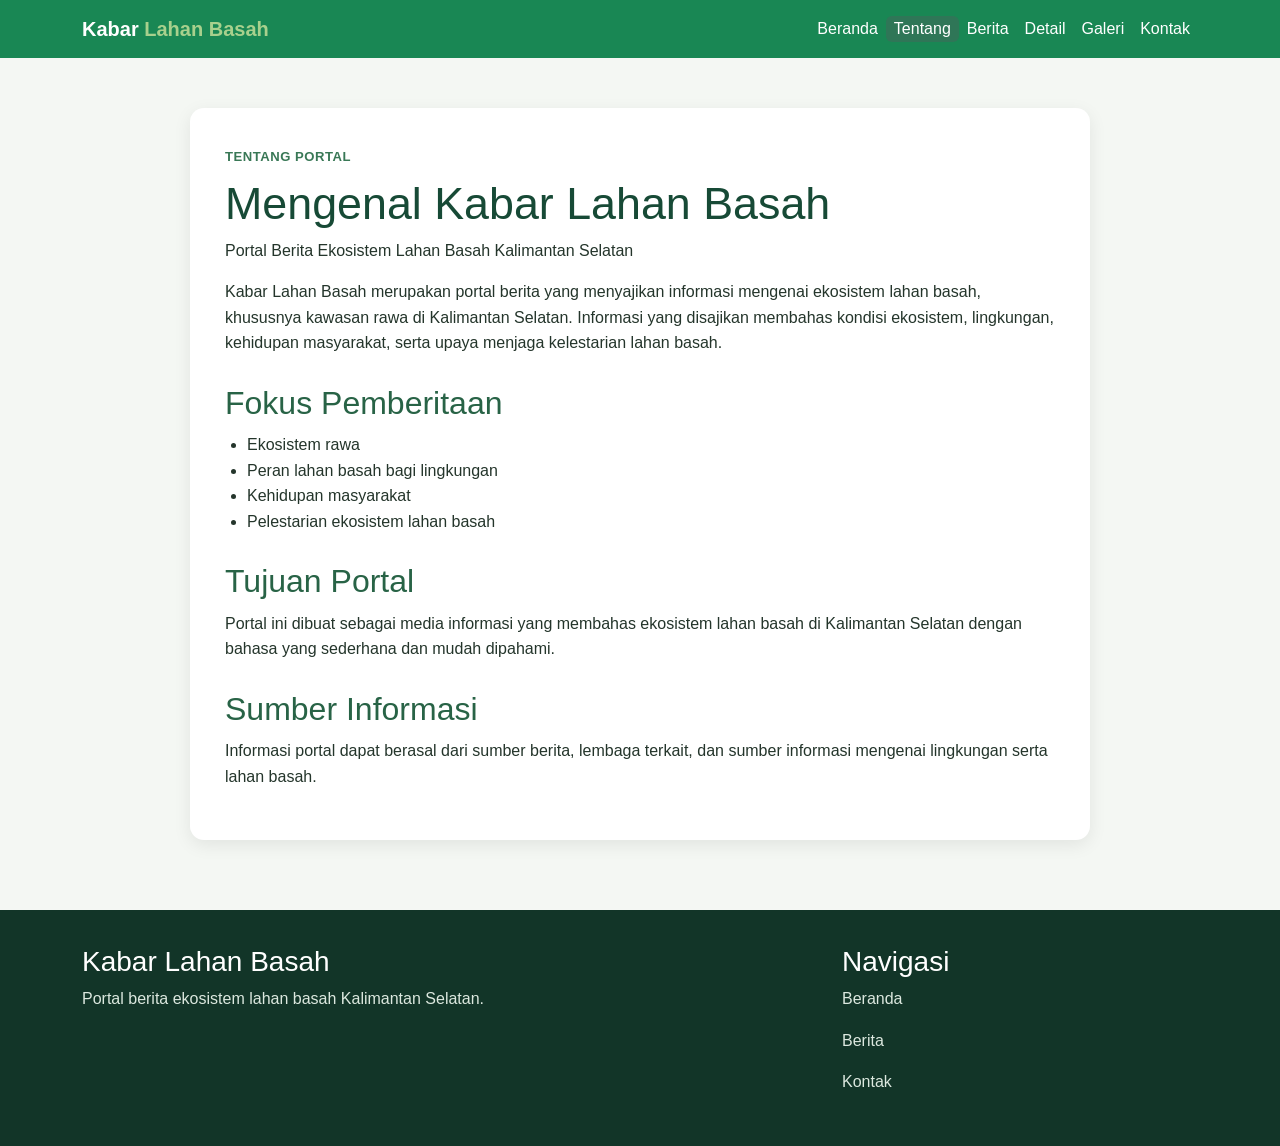
<file: tentang.html>
<!DOCTYPE html>
<html lang="id">

<head>
    <meta charset="UTF-8">
    <meta name="viewport" content="width-device-width, initial-scale=1.0">

    <title>Tentang | KabarLahanBasah</title>

    <link href="https://cdn.jsdelivr.net/npm/bootstrap@5.3.3/dist/css/bootstrap.min.css" rel="stylesheet">
    <link rel="stylesheet" href="style.css">
</head>

<body>

<header>
    <nav class="navbar navbar-dark bg-success">
        <div class="container">

            <a class="navbar-brand fw-bold" href="index.html">
                Kabar <span>Lahan Basah</span>
            </a>

            <div class="d-flex flex wrap justify-content-center">
                <a class="nav-link text-white px-2" href="index.html">Beranda</a>
                <a class="nav-link text-white px-2 active" href="tentang.html">Tentang</a>
                <a class="nav-link text-white px-2" href="berita.html">Berita</a>
                <a class="nav-link text-white px-2" href="detail.html">Detail</a>
                <a class="nav-link text-white px-2" href="galeri.html">Galeri</a>
                <a class="nav-link text-white px-2" href="kontak.html">Kontak</a>
            </div>
        
        </div>
    </nav>
</header>

<main>

<section>
    <div class="container">

        <article class="article">

            <span class=category>
                TENTANG PORTAL
            </span>

            <h1>
                Mengenal Kabar Lahan Basah
            </h1>

            <p class="article-meta">
                Portal Berita Ekosistem Lahan Basah Kalimantan Selatan
            </p>

            <p>
                    Kabar Lahan Basah merupakan portal berita yang
                menyajikan informasi mengenai ekosistem lahan 
                basah, khususnya kawasan rawa di Kalimantan Selatan.
                Informasi yang disajikan membahas kondisi
                ekosistem, lingkungan, kehidupan masyarakat,
                serta upaya menjaga kelestarian lahan basah.
            </p>

            <h2>Fokus Pemberitaan</h2>
            
            <ul>
                <li>Ekosistem rawa</li>
                <li>Peran lahan basah bagi lingkungan</li>
                <li>Kehidupan masyarakat</li>
                <li>Pelestarian ekosistem lahan basah</li>
            </ul>

            <h2>Tujuan Portal</h2>

            <p>
                    Portal ini dibuat sebagai media informasi yang
                membahas ekosistem lahan basah di Kalimantan Selatan
                dengan bahasa yang sederhana dan mudah dipahami.
            </p>

            <h2>Sumber Informasi</h2>

            <p>
                    Informasi portal dapat berasal dari sumber berita,
                lembaga terkait, dan sumber informasi mengenai
                lingkungan serta lahan basah.
            </p>
        
        </article>
    
    </div>
</section>

</main>

<footer class="footer">

    <div class="container">

        <div class="row g-4">

            <div class="col-md-8">
                <h3>Kabar Lahan Basah</h3>

                <p>
                    Portal berita ekosistem lahan basah
                    Kalimantan Selatan.
                </p>
            </div>

            <div class="col-md-4">
                <h3>Navigasi</h3>

                <p><a href="index.html">Beranda</a></p>
                <p><a href="berita.html">Berita</a></p>
                <p><a href="kontak.html">Kontak</a></p>
            </div>
        
        </div>
    
    </div>

</footer>

</body>
</html>
</file>
<file: style.css>
* {
    box-sizing: border-box;
}

body {
    font-family: Arial, Helvetica, sans-serif;
    line-height: 1.6;
    background: #f4f7f3;
    color:#24352b;
}

img {
    object-fit: cover;
}

a {
    text-decoration: none;
}

.bg-hijau {
    background: #174a36 !important;
}

.text-hijau {
    color: #174a36 !important;
}

.btn-hijau {
    background: #174a36;
    color: white; 
    border: none;
}

.btn-hijau:hover {
    background: #286346;
    color: white 
}

.navbar-brand span {
    color: #a8d08d 
}

.nav-link:hover,
.nav-link.active {
    background: #2f7657;
    border-radius: 6px;
}

.portal-head {
    background:
    linear-gradient(
        rgba(10, 45, 31, 0.92),
        rgba(10, 45, 31, 0.92)
    );

    color: white;
    padding: 65px 0;
}

.portal-head h1 {
    font-size: clamp(2rem, 5vw, 3.5rem);
    line-height: 1.15;
    margin:10px 0;
}

.portal-head p:last-child {
    max-width: 750px;
    color: #dce8df;
}

.portal-label,
.category {
    color: #397856;
    font-size: 0.82rem;
    font-weight: bold;
    letter-spacing: 0.5px;
}

.category {
    text-transform: uppercase;
}

section {
    padding: 50px 0;
}

.judul-section {
    color: #174a36;
    font-weight: bold;
}

.berita-utama {
    background: white;
    padding: 20px;
    border-radius: 14px;
    box-shadow: 0 5px 18px rgba(0, 0, 0, 0.8);
}

.berita-utama img {
    width: 100%;
    height: 360px;
}

.bg-latar {
    background: #eaf1eb;
}

.card-img-top {
    height: 210px;
}

.card {
    border-radius: 13px;
}

.card:hover {
    transform: translateY(-3px);
    transition: 0.2s;
}

.kategori-box {
    background: white;
    padding: 25px 15px;
    border-radius: 12px;
    text-align: center;
    height: 100%;
    border-top: 4px solid #397856;
    box-shadow: 0 4px 15px rgba(0, 0, 0, 0.07);
}

.kategori-box h3 {
    color: #174a36;
    font-size: 1.1rem;
    margin: 8px 0;
}

.kategori-box p {
    color: #637068;
}

.ikon {
    font-size: 2rem;
}

.article {
    max-width: 900px;
    margin: auto;
    background: white;
    padding: 35px;
    border-radius: 14px;
    box-shadow: 0 5px 18px rgba(0, 0, 0, 0.08);
}

.article h1 {
    color: #174a36;
    font-size: clamp(2rem, 4vw, 2.8rem);
    line-height: 1.2;
    margin: 8px 0;
}

.article h2 {
    color: #286346;
    margin: 28px 0 10px;
}

.article p {
    margin-bottom: 15px;
}

.article ul {
    padding-left: 22px;
}

.article img {
    width: 100%;
    max-height: 450px;
    margin: 20px 0 7px;
}

figure img {
    width: 100%;
    height: 280px;
    object-fit: cover;
}

.contact-box {
    margin-top: 25px;
    padding: 18px;
    background: #edf4ef;
    border-left: 4px solid #397856;
    border-radius: 8px;
}

.footer {
    background: #123528;
    color: #dce8df;
    padding: 35px 0;
    margin-top: 20px;
}

.footer h3 {
    color: white;
}

.footer a {
    color: #dce8df;
}

.footer a:hover {
    color: #a8d08d;
}

@media (max-width: 900px) {

    .berita-utama img {
        height: 300px;
    }

    .portal-head {
        padding: 50px 0;
    }

}


@media (max-width: 800px) {

    section {
        padding: 40px 0;
    }

    .article {
        padding: 25px;
    }

    figure img {
        height: 250px;
    }

}


@media (max-width: 600px) {

    .portal-head h1 {
        font-size: 2rem;
    }

    .portal-head {
        padding: 40px 0;
    }

    .berita-utama {
        padding: 15px;
    }

    .berita-utama img {
        height: 230px;
    }

    .article {
        padding: 20px;
    }

    figure img {
        height: 220px;
    }

}
</file>
